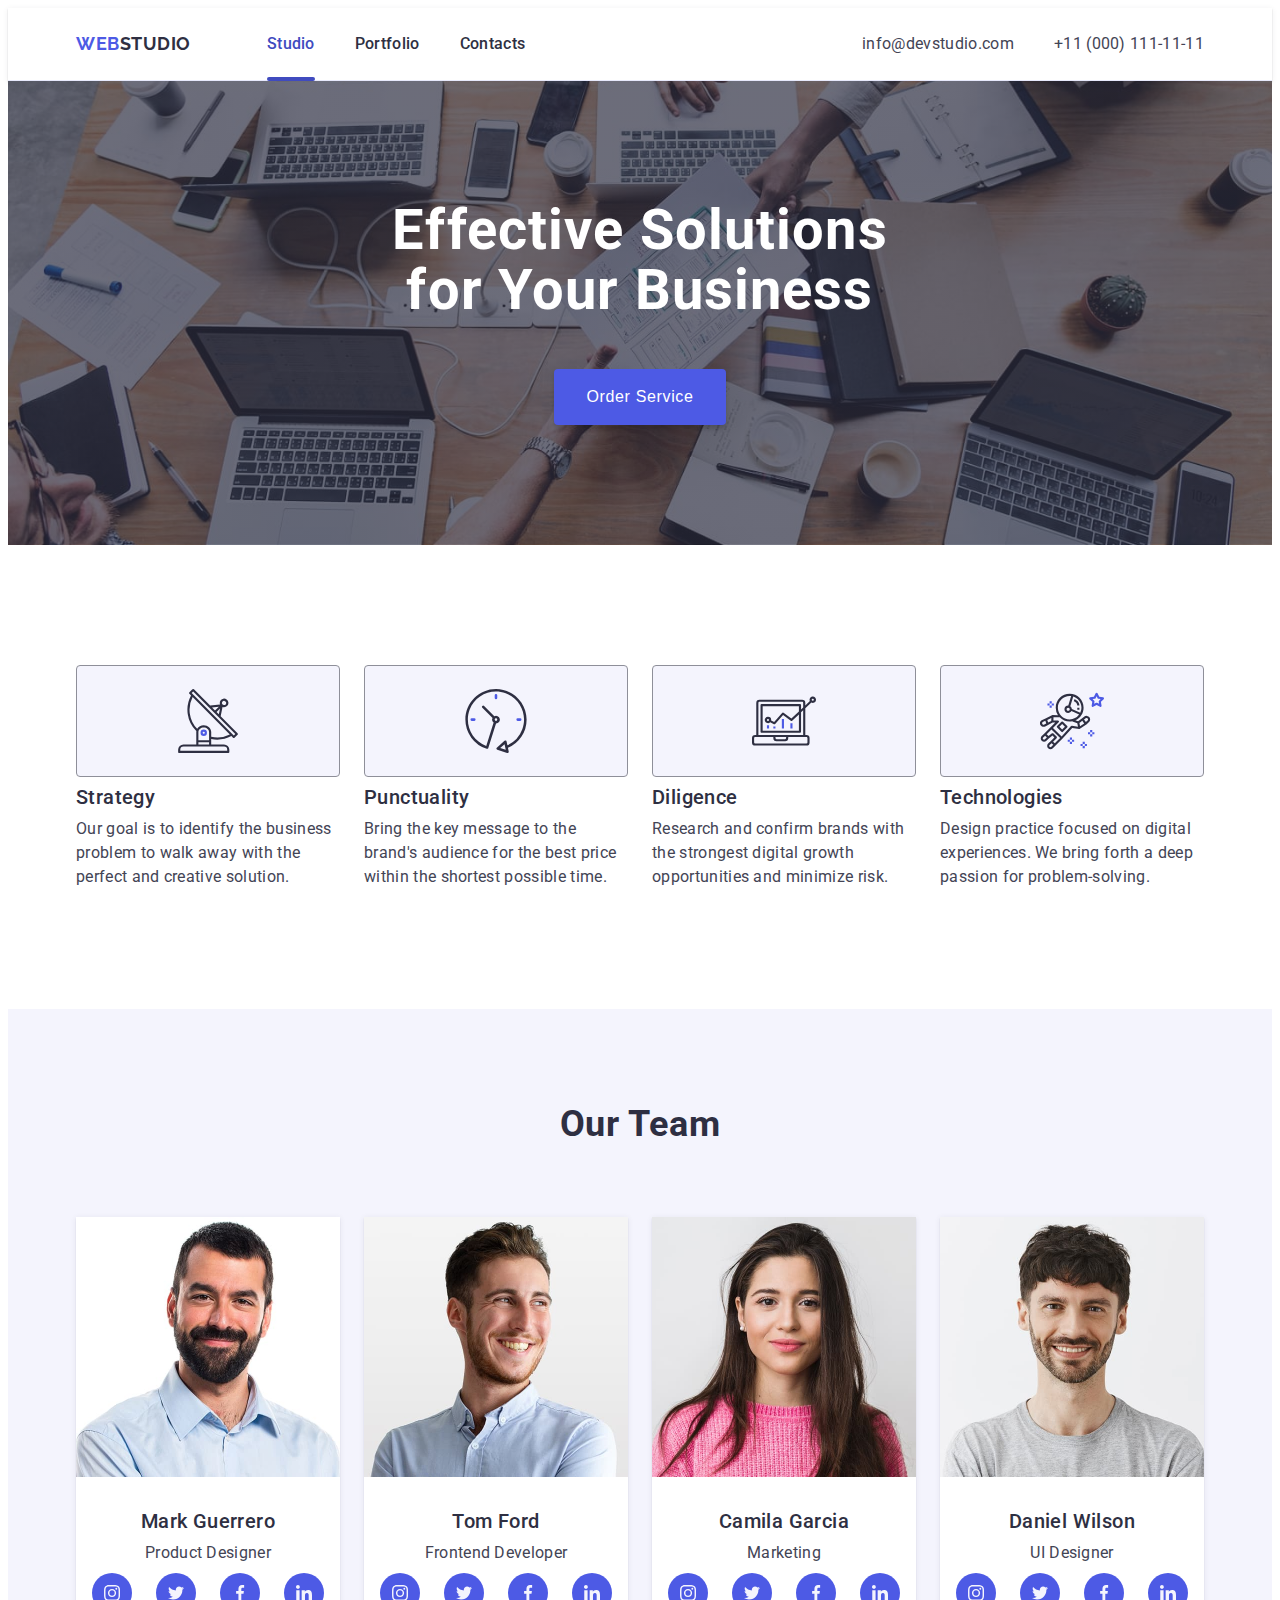
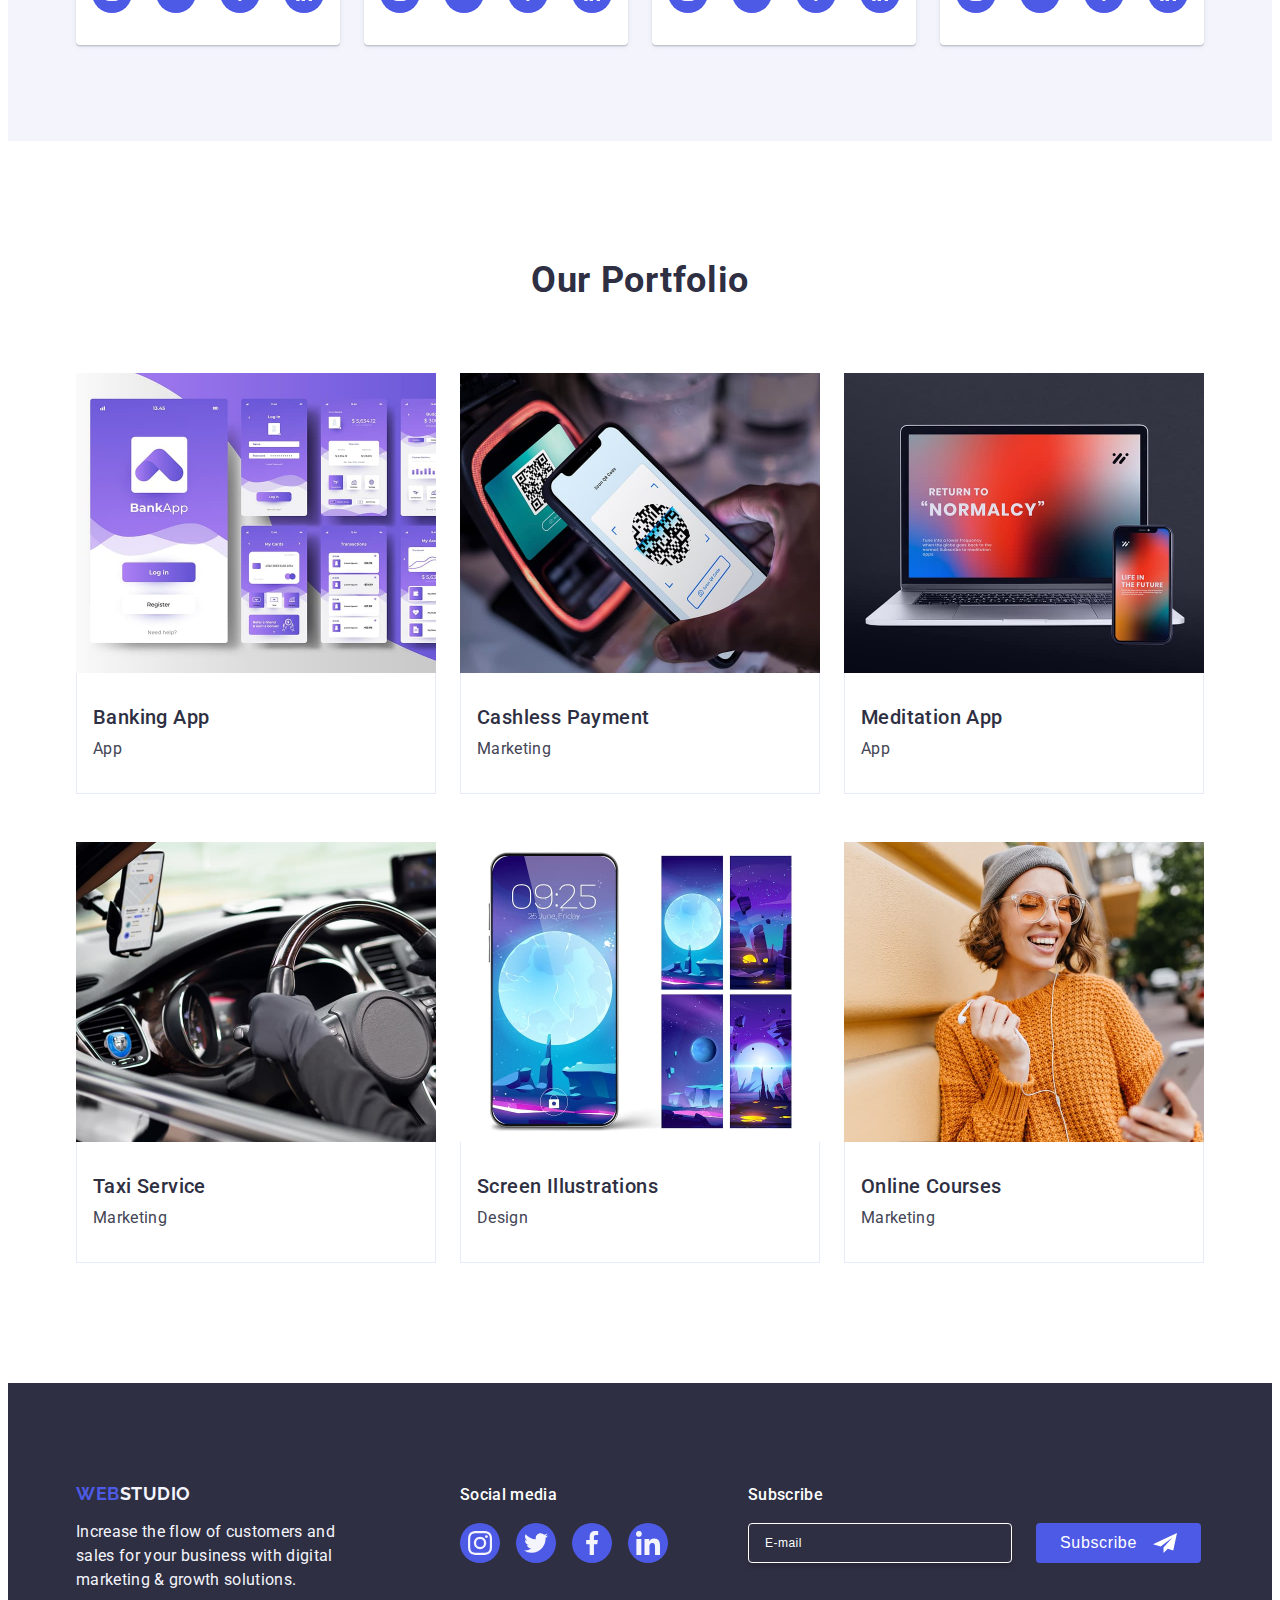
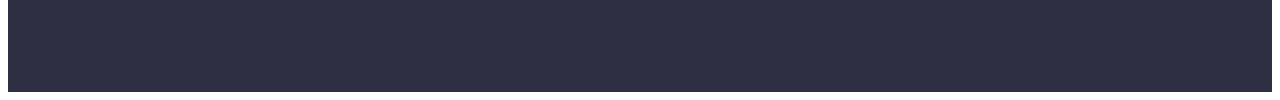
<file: index.html>
<!DOCTYPE html>
<html lang="en">

<head>
	<meta charset="UTF-8">
	<meta name="viewport" content="width=device-width, initial-scale=1.0">
	<title>WEBSTUDIO</title>
	<link rel="preconnect" href="https://fonts.googleapis.com">
	<link rel="preconnect" href="https://fonts.gstatic.com" crossorigin>
	<link href="https://fonts.googleapis.com/css2?family=Raleway:wght@700&family=Roboto:wght@400;500;700&display=swap"
		rel="stylesheet">
	<link rel="stylesheet" href="https://cdnjs.cloudflare.com/ajax/libs/modern-normalize/3.0.1/modern-normalize.min.css"
		integrity="sha512-q6WgHqiHlKyOqslT/lgBgodhd03Wp4BEqKeW6nNtlOY4quzyG3VoQKFrieaCeSnuVseNKRGpGeDU3qPmabCANg=="
		crossorigin="anonymous" referrerpolicy="no-referrer" />
	<link href="./css/style.css" rel="stylesheet" />
</head>

<body>
	<!--Header шапка сайту-->
	<header class="page-header">
		<div class="container header-container">
			<nav class="header-nav">
				<a class="logo header-logo" href="./index.html">Web<span class="logo-part">Studio</span></a>
				<ul class="nav-list">
					<li class="nav-item">
						<a class="nav-link current" href="./index.html">Studio</a>
					</li>
					<li class="nav-item"><a class="nav-link" href="">Portfolio</a></li>
					<li class="nav-item"><a class="nav-link" href="">Contacts</a></li>
				</ul>
			</nav>

			<address class="contacts">
				<ul class="contacts-list">
					<li class="contacts-item">
						<a class="contacts-link" href="mailto:info@devstudio.com">info@devstudio.com</a>
					</li>
					<li class="contacts-item">
						<a class="contacts-link" href="tel:+110001111111">+11 (000) 111-11-11</a>
					</li>
				</ul>
			</address>
			<button type="button" class="mob-menu-btn" data-menu-open>
				<svg class="mob-menu-btn-icon" width="24" height="24">
					<use href="./images/icons.svg#mob-menu-icon"></use>
				</svg>
			</button>
			<div class="mobile-menu" data-menu>
				<div class="container mobile-menu-container">
					<button class="mobile-menu-btn" type="button" data-menu-close>
						<svg class="menu-close-icon" width="8" height="8">
							<use href="./images/icons.svg#icon-close"></use>
						</svg>
					</button>
					<nav class="mobile-menu-navigation">
						<ul class="mobile-menu-list">
							<li>
								<a class="mobile-menu-item menu-item-current" href="">Studio</a>
							</li>
							<li>
								<a class="mobile-menu-item" href="">Portfolio</a>
							</li>
							<li>
								<a class="mobile-menu-item" href="">Contacts</a>
							</li>
						</ul>
					</nav>
					<address class="menu-address">
						<ul class="menu-address-list">
							<li>
								<a class="menu-address-link menu-address-link-current" href="tel:+110001111111">+11 (000) 111-11-11</a>
							</li>
							<li>
								<a class="menu-address-link" href="mailto:info@devstudio.com">info@devstudio.com</a>
							</li>
						</ul>
					</address>
					<ul class="social-link-menu">
						<li class="social-list-point social-list-point-footer">
							<a class="footer-social-link-point" href="">
								<svg class="social-link-item" width="24" height="24">
									<use href="./images/icons.svg#icon-instagram"></use>
								</svg>
							</a>
						</li>
						<li class="social-list-point social-list-point-footer">
							<a class="footer-social-link-point" href="">
								<svg class="social-link-item" width="24" height="24">
									<use href="./images/icons.svg#icon-twitter"></use>
								</svg>
							</a>
						</li>
						<li class="social-list-point social-list-point-footer">
							<a class="footer-social-link-point" href="">
								<svg class="social-link-item" width="24" height="24">
									<use href="./images/icons.svg#icon-facebook"></use>
								</svg>
							</a>
						</li>
						<li class="social-list-point social-list-point-footer">
							<a class="footer-social-link-point" href="">
								<svg class="social-link-item" width="24" height="24">
									<use href="./images/icons.svg#icon-linkedin"></use>
								</svg>
							</a>
						</li>
					</ul>
				</div>
			</div>

		</div>
	</header>

	<!--section 1 _Hero-->
	<main>

		<section class="hero section">
			<div class="container">
				<h1 class="hero-title">Effective Solutions for Your Business</h1>
				<button class="hero-btn" type="button" data-modal-open>Order Service</button>
			</div>
		</section>
		<!--section 2 _Skils-->
		<section class="skils section">
			<div class="container skils-container">
				<h2 class="visually-hidden">Skils</h2>
				<ul class="skils-list">
					<li class="skils-item">
						<div class="skils-icon-container">
							<svg class="skils-icon" width="64" height="64">
								<use href="./images/icons.svg#icon-antenna"></use>
							</svg>
						</div>
						<h3 class="skils-title">Strategy</h3>
						<p class="skils-text">Our goal is to identify the business
							problem to walk away with the perfect and creative solution.</p>
					</li>
					<li class="skils-item">
						<div class="skils-icon-container">
							<svg class="skils-icon" width="64" height="64">
								<use href="./images/icons.svg#icon-clock"></use>
							</svg>
						</div>
						<h3 class="skils-title">Punctuality</h3>
						<p class="skils-text">Bring the key message to the brand's audience for the best price within the shortest
							possible
							time.</p>
					</li>
					<li class="skils-item">
						<div class="skils-icon-container">
							<svg class="skils-icon" width="64" height="64">
								<use href="./images/icons.svg#icon-diagram"></use>
							</svg>
						</div>
						<h3 class="skils-title">Diligence</h3>
						<p class="skils-text">Research and confirm brands with the strongest digital growth opportunities and
							minimize
							risk.
						</p>
					</li>
					<li class="skils-item">
						<div class="skils-icon-container">
							<svg class="skils-icon" width="64" height="64">
								<use href="./images/icons.svg#icon-astronaut"></use>
							</svg>
						</div>
						<h3 class="skils-title">Technologies</h3>
						<p class="skils-text">Design practice focused on digital experiences. We bring forth a deep passion for
							problem-solving.</p>
					</li>
				</ul>
			</div>
		</section>

		<!--Section 3 _Our Team-->
		<section class="ourteam section-ourteam">
			<div class="container container-ourteam">
				<h2 class="ourteam-title">Our Team</h2>
				<ul class="ourteam-list">
					<li class="ourteam-card"><img class="ourteam-images" src="./images/markguerrero.jpg" width="264" height="260"
							alt="product designer">
						<div class="ourteam-item">
							<h3 class="ourteam-name ">Mark Guerrero</h3>
							<p class="text-ourteam">Product Designer</p>
							<ul class="social-link">
								<li class="social-list-point social-list-point-ourteam"><a class="social-link-point" href="">
										<svg class="social-link-item" width="16" height="16">
											<use href="./images/icons.svg#icon-instagram"></use>
										</svg>
									</a>
								</li>
								<li class="social-list-point social-list-point-ourteam"><a class="social-link-point" href="">
										<svg class="social-link-item" width="16" height="16">
											<use href="./images/icons.svg#icon-twitter"></use>
										</svg>
									</a>
								</li>
								<li class="social-list-point social-list-point-ourteam"><a class="social-link-point" href="">
										<svg class="social-link-item" width="16" height="16">
											<use href="./images/icons.svg#icon-facebook"></use>
										</svg>
									</a>
								</li>
								<li class="social-list-point social-list-point-ourteam"><a class="social-link-point" href="">
										<svg class="social-link-item" width="16" height="16">
											<use href="./images/icons.svg#icon-linkedin"></use>
										</svg>
									</a>
								</li>
							</ul>
						</div>
					</li>
					<li class="ourteam-card"><img class="ourteam-images" src="./images/tomford.jpg" width="264" height="260"
							alt="frontend designer">
						<div class="ourteam-item">
							<h3 class="ourteam-name">Tom Ford</h3>
							<p class="text-ourteam">Frontend Developer</p>
							<ul class="social-link">
								<li class="social-list-point social-list-point-ourteam"><a class="social-link-point" href="">
										<svg class="social-link-item" width="16" height="16">
											<use href="./images/icons.svg#icon-instagram"></use>
										</svg>
									</a>
								</li>
								<li class="social-list-point social-list-point-ourteam"><a class="social-link-point" href="">
										<svg class="social-link-item" width="16" height="16">
											<use href="./images/icons.svg#icon-twitter"></use>
										</svg>
									</a>
								</li>
								<li class="social-list-point social-list-point-ourteam"><a class="social-link-point" href="">
										<svg class="social-link-item" width="16" height="16">
											<use href="./images/icons.svg#icon-facebook"></use>
										</svg>
									</a>
								</li>
								<li class="social-list-point social-list-point-ourteam"><a class="social-link-point" href="">
										<svg class="social-link-item" width="16" height="16">
											<use href="./images/icons.svg#icon-linkedin"></use>
										</svg>
									</a>
								</li>
							</ul>
						</div>
					</li>
					<li class="ourteam-card"><img class="ourteam-images" src="./images/camilagarcia.jpg" width="264" height="260"
							alt="foto marketing">
						<div class="ourteam-item">
							<h3 class="ourteam-name">Camila Garcia</h3>
							<p class="text-ourteam">Marketing</p>
							<ul class="social-link">
								<li class="social-list-point social-list-point-ourteam"><a class="social-link-point" href="">
										<svg class="social-link-item" width="16" height="16">
											<use href="./images/icons.svg#icon-instagram"></use>
										</svg>
									</a>
								</li>
								<li class="social-list-point social-list-point-ourteam"><a class="social-link-point" href="">
										<svg class="social-link-item" width="16" height="16">
											<use href="./images/icons.svg#icon-twitter"></use>
										</svg>
									</a>
								</li>
								<li class="social-list-point social-list-point-ourteam"><a class="social-link-point" href="">
										<svg class="social-link-item" width="16" height="16">
											<use href="./images/icons.svg#icon-facebook"></use>
										</svg>
									</a>
								</li>
								<li class="social-list-point social-list-point-ourteam"><a class="social-link-point" href="">
										<svg class="social-link-item" width="16" height="16">
											<use href="./images/icons.svg#icon-linkedin"></use>
										</svg>
									</a>
								</li>
							</ul>
						</div>
					</li>
					<li class="ourteam-card"><img class="ourteam-images" src="./images/danielwilson.jpg" width="264" height="260"
							alt="ui designer">
						<div class="ourteam-item">
							<h3 class="ourteam-name">Daniel Wilson</h3>
							<p class="text-ourteam">UI Designer</p>
							<ul class="social-link">
								<li class="social-list-point  social-list-point-ourteam"><a class="social-link-point" href="">
										<svg class="social-link-item" width="16" height="16">
											<use href="./images/icons.svg#icon-instagram"></use>
										</svg>
									</a>
								</li>
								<li class="social-list-point social-list-point-ourteam"><a class="social-link-point" href="">
										<svg class="social-link-item" width="16" height="16">
											<use href="./images/icons.svg#icon-twitter"></use>
										</svg>
									</a>
								</li>
								<li class="social-list-point social-list-point-ourteam"><a class="social-link-point" href="">
										<svg class="social-link-item" width="16" height="16">
											<use href="./images/icons.svg#icon-facebook"></use>
										</svg>
									</a>
								</li>
								<li class="social-list-point social-list-point-ourteam"><a class="social-link-point" href="">
										<svg class="social-link-item" width="16" height="16">
											<use href="./images/icons.svg#icon-linkedin"></use>
										</svg>
									</a>
								</li>
							</ul>
						</div>
					</li>
				</ul>
			</div>
		</section>

		<!--section 4 _Our Portfolio-->
		<section class="portfolio section">
			<div class="container">
				<h2 class="portfolio-title">Our Portfolio</h2>
				<ul class="portfolio-list">
					<li class="portfolio-card">
						<div class="portfolio-container-image">
							<picture>
								<source media="(min-width:1158px)" srcset="
										./images/bankappdesk.jpg    1x,
										./images/bankappdesk.jpg 2x
									" />
								<source media="(min-width:768px)" srcset="
										./images/bankappdesk-tab.jpg    1x,
										./images/bankappdesk-tab-2x.jpg 2x
									" />
								<source media="(max-width:767px)" srcset="
										./images/bankapp-mob.jpg 1x,
										./images/bankapp-mob-2x.jpg 2x
									" />
								<img src="./images/bankapp-mob.jpg" alt="banking app" width="360" height="300" />
							</picture>
							<p class="portfolio-hidden-text">
								14 Stylish and User-Friendly App Design Concepts · Task Manager App · Calorie Tracker
								App ·
								Exotic Fruit Ecommerce App ·
								Cloud Storage App
							</p>
						</div>
						<div class="portfolio-card-content">
							<h3 class="portfolio-card-title">Banking App</h3>
							<p class="portfolio-card-description">App</p>
						</div>
					</li>
					<li class="portfolio-card">
						<div class="portfolio-container-image">
							<picture>
								<source media="(min-width:1158px)" srcset="
										./images/cashlesspayment.jpg    1x,
										./images/cashlesspayment-2x.jpg 2x
									" />
								<source media="(min-width:768px)" srcset="
										./images/cashlesspayment-tab.jpg    1x,
										./images/cashlesspayment-tab-2x.jpg 2x
									" />
								<source media="(max-width:767px)" srcset="
										./images/cashlesspayment-mob.jpg    1x,
										./images/cashlesspayment-mob-2x.jpg 2x
									" />
								<img src="./images/cashlesspayment-mob.jpg" alt="cashless payment" width="360" height="300" />
							</picture>
							<p class="portfolio-hidden-text">
								14 Stylish and User-Friendly App Design Concepts · Task Manager App · Calorie Tracker
								App ·
								Exotic Fruit Ecommerce App ·
								Cloud Storage App
							</p>
						</div>
						<div class="portfolio-card-content">
							<h3 class="portfolio-card-title">Cashless Payment</h3>
							<p class="portfolio-card-description">Marketing</p>
						</div>
					</li>
					<li class="portfolio-card">
						<div class="portfolio-container-image">
							<picture>
								<source media="(min-width:1158px)" srcset="
										./images/meditaionapp.jpg    1x,
										./images/meditaionapp-2x.jpg 2x
									" />
								<source media="(min-width:768px)" srcset="
										./images/meditaionapp-tab.jpg    1x,
										./images/meditaionapp-tab-2x.jpg 2x
									" />
								<source media="(max-width:767px)" srcset="
										./images/meditaionapp-mob.jpg    1x,
										./images/meditaionapp-mob-2x.jpg 2x
									" />
								<img src="./images/meditaionapp-mob.jpg" alt="meditaion app" width="360" height="300" />
							</picture>
							<p class="portfolio-hidden-text">
								14 Stylish and User-Friendly App Design Concepts · Task Manager App · Calorie Tracker
								App ·
								Exotic Fruit Ecommerce App ·
								Cloud Storage App
							</p>
						</div>
						<div class="portfolio-card-content">
							<h3 class="portfolio-card-title">Meditation App</h3>
							<p class="portfolio-card-description">App</p>
						</div>
					</li>
					<li class="portfolio-card">
						<div class="portfolio-container-image">
							<picture>
								<source media="(min-width:1158px)" srcset="
										./images/taxiservice.jpg    1x,
										./images/taxiservice-2x.jpg 2x
									" />
								<source media="(min-width:768px)" srcset="
										./images/taxiservice-tab.jpg    1x,
										./images/taxiservice-tab-2x.jpg 2x
									" />
								<source media="(max-width:767px)" srcset="
										./images/taxiservice-mob.jpg    1x,
										./images/taxiservice-mob-2x.jpg 2x
									" />
								<img src="./images/taxiservice-mob.jpg" alt="taxi service" width="360" height="300" />
							</picture>
							<p class="portfolio-hidden-text">
								14 Stylish and User-Friendly App Design Concepts · Task Manager App · Calorie Tracker
								App ·
								Exotic Fruit Ecommerce App ·
								Cloud Storage App
							</p>
						</div>
						<div class="portfolio-card-content">
							<h3 class="portfolio-card-title">Taxi Service</h3>
							<p class="portfolio-card-description">Marketing</p>
						</div>
					</li>
					<li class="portfolio-card">
						<div class="portfolio-container-image">
							<picture>
								<source media="(min-width:1158px)" srcset="
										./images/screenillustrations.jpg    1x,
										./images/screenillustrations-2x.jpg 2x
									" />
								<source media="(min-width:768px)" srcset="
										./images/screenillustrations-tab.jpg    1x,
										./images/screenillustrations-tab-2x.jpg 2x
									" />
								<source media="(max-width:767px)" srcset="
										./images/screenillustrations-mob.jpg    1x,
										./images/screenillustrations-mob-2x.jpg 2x
									" />
								<img src="./images/screenillustrations-mob.jpg" alt="screen illustrations" width="360" height="300" />
							</picture>
							<p class="portfolio-hidden-text">
								14 Stylish and User-Friendly App Design Concepts · Task Manager App · Calorie Tracker
								App ·
								Exotic Fruit Ecommerce App ·
								Cloud Storage App
							</p>
						</div>
						<div class="portfolio-card-content">
							<h3 class="portfolio-card-title">Screen Illustrations</h3>
							<p class="portfolio-card-description">Design</p>
						</div>
					</li>
					<li class="portfolio-card">
						<div class="portfolio-container-image">
							<picture>
								<source media="(min-width:1158px)" srcset="
										./images/onlinecourses.jpg    1x,
										./images/onlinecourses-2x.jpg 2x
									" />
								<source media="(min-width:768px)" srcset="
										./images/onlinecourses-tab.jpg    1x,
										./images/onlinecourses-2x.jpg 2x
									" />
								<source media="(max-width:767px)" srcset="
										./images/onlinecourses-mob.jpg    1x,
										./images/onlinecourses-mob-2x.jpg 2x
									" />
								<img src="./images/onlinecourses-mob.jpg" alt="online curs" width="360" height="300" />
							</picture>
							<p class="portfolio-hidden-text">
								14 Stylish and User-Friendly App Design Concepts · Task Manager App · Calorie Tracker
								App ·
								Exotic Fruit Ecommerce App ·
								Cloud Storage App
							</p>
						</div>
						<div class="portfolio-card-content">
							<h3 class="portfolio-card-title">Online Courses</h3>
							<p class="portfolio-card-description">Marketing</p>
						</div>
					</li>
				</ul>
			</div>
		</section>

	</main>

	<!--section 5 _Footer-->

	<footer class="footer">
		<div class="container footer-container">
			<div class="footer-container-part-one">
				<a class="footer-logo" href="./index.html">Web<span class="footer-accent">Studio</span></a>
				<p class="footer-part-text">Increase the flow of customers and sales for your business with digital marketing &
					growth
					solutions.</p>
				<h2 class="visually-hidden">footer</h2>
			</div>
			<div class="footer-container-part-two">
				<p class="social-media">Social media</p>
				<ul class="social-link-footer">
					<li class="social-list-point social-list-point-footer"><a class="footer-social-link-point" href="">
							<svg class="social-link-item" width="24" height="24">
								<use href="./images/icons.svg#icon-instagram"></use>
							</svg>
						</a>
					</li>
					<li class="social-list-point social-list-point-footer"><a class="footer-social-link-point" href="">
							<svg class="social-link-item" width="24" height="24">
								<use href="./images/icons.svg#icon-twitter"></use>
							</svg>
						</a>
					</li>
					<li class="social-list-point social-list-point-footer"><a class="footer-social-link-point" href="">
							<svg class="social-link-item" width="24" height="24">
								<use href="./images/icons.svg#icon-facebook"></use>
							</svg>
						</a>
					</li>
					<li class="social-list-point social-list-point-footer"><a class="footer-social-link-point" href="">
							<svg class="social-link-item" width="24" height="24">
								<use href="./images/icons.svg#icon-linkedin"></use>
							</svg>
						</a>
					</li>
				</ul>
			</div>
			<div class="subscribe-container">
				<p class="subscribe-text">
					Subscribe
				</p>
				<form class="footer-form">
					<div class="footer-label-container">
					<label aria-label="footer-email" class="subscribe-lable">
						<input type="email" class="subscribe-input" name="user-subscribe" id="user-subscribe" placeholder="E-mail">
					</label>
				</div>
					<button class="subscribe-btm" type="submit">Subscribe
						<svg class="subscribe-icon" width="24" height="24">
							<use href="./images/icons.svg#icon-frame"></use>
						</svg>
					</button>
				</form>
			</div>

		</div>
	</footer>
	<div class="modal-backdrop data-modal" data-modal>
		<div class="modal">
			<button type="button" class="modal-close-btm" data-modal-close>
				<svg class="modal-close-icon" width="8" height="8">
					<use href="./images/icons.svg#icon-close">
					</use>
				</svg>
			</button>
			<p class="modal-text">
				Leave your contacts and we will call you back
			</p>
			<form class="modal-form">
				<div class="modal-form-container">
					<label for="user-name" class="user-label">
						Name
					</label>
					<div class="modal-icon-container">
						<input type="text" class="modal-input" name="user-name" required id="user-name">
						<svg class="input-icon" width="18" height="24">
							<use href="./images/icons.svg#icon-person-black">
							</use>
						</svg>
					</div>
				</div>

				<div class="modal-form-container">
					<label for="user-phone" class="user-label">
						Phone
					</label>
					<div class="modal-icon-container">
						<input type="tel" class="modal-input" name="user-phone" required id="user-phone">
						<svg class="input-icon" width="18" height="24">
							<use href="./images/icons.svg#icon-phone-black">
							</use>
						</svg>
					</div>
				</div>

				<div class="modal-form-container">
					<label for="user-email" class="user-label">
						Email
					</label>
					<div class="modal-icon-container">
						<input type="email" class="modal-input" name="user-email" required id="user-email">
						<svg class="input-icon" width="18" height="24">
							<use href="./images/icons.svg#icon-email-black">
							</use>
						</svg>
					</div>
				</div>

				<div class="textarea-container">
					<label for="user-comment" class="user-label">
						Comment
					</label>
					<textarea class="modal-textarea" name="user-comment" placeholder="Text input" id="user-comment"></textarea>
				</div>

				<div class="check-container">
					<input type="checkbox" name="user-privacy" class="privacy-policy-input visually-hidden" value="true"
						id="user-privacy">
					<label for="user-privacy" class="privacy-policy-label">
						<span class="span-icon">
							<svg class="chek-icon" width="10" height="8">
								<use href="./images/icons.svg#icon-chek">
								</use>
							</svg>
						</span>
						<span class="modal-check-description">I accept the terms and conditions of the
						<a href="#" class="privacy-policy">Privacy Policy</a></span>
					</label>
				</div>

				<button type="submit" class="modal-submit-btm">Send</button>
			</form>
		</div>
	</div>
	<script src="./js/modal.js"></script>
	<script src="./js/menu.js"></script>
</body>

</html>
</file>
<file: css/style.css>
*,
*::before,
*::after {
	box-sizing: border-box;
}

.hidden {
	display: none;
}

body {
	font-family: 'Roboto', sans-serif;
	background-color: #FFFFFF;
	color: #434455
}

ul,
ol {
	list-style-type: none;
	margin: 0;
	padding: 0;
}

h1,
h2,
h3,
h4,
h5,
h6,
p {
	margin: 0;
}

a {
	text-decoration: none;
}

img {
	display: block;
	max-width: 100%;
	height: auto;
}

button {
	cursor: pointer;
}

.visually-hidden {
	position: absolute;
	width: 1px;
	height: 1px;
	margin: -1px;
	border: 0;
	padding: 0;
	white-space: nowrap;
	clip-path: inset(100%);
	clip: rect(0 0 0 0);
	overflow: hidden;
}

/* -----------------common-------------------- */
/* ---Total-mob-conteiner */
.container {
	max-width: 320px;
	padding: 0 16px;
	margin: 0 auto;
}

/* ---Total-mob-conteiner */
/* -----planshet-@media----- */
@media screen and (min-width: 768px) {
	.container {
		max-width: 768px;
	}
}

/* -----mob-@media----- */
/* -----desktop-@media-1---- */
@media screen and (min-width: 1158px) {
	.container {
		max-width: 1158px;
		padding: 0 15px;
		margin: 0 auto;
	}
}

/* -----desktop-@media-1---- */
/* ------------------common-------------------- */
/*------------Header шапка сайту-----------*/
.page-header {
	border-bottom: 1px solid #e7e9fc;
	box-shadow: 0 1px 6px 0 rgba(46, 47, 66, 0.08), 0 1px 1px 0 rgba(46, 47, 66, 0.16), 0 2px 1px 0 rgba(46, 47, 66, 0.08);
}

.header-container {
	display: flex;
	align-items: center;
	justify-content: space-between;
}

.nav-list,
.contacts {
	display: none;
}

.logo {
	font-family: 'Raleway', sans-serif;
	font-weight: 700;
	font-size: 18px;
	line-height: 1.17;
	letter-spacing: 0.03em;
	text-transform: uppercase;
	color: #4d5ae5;
}

.header-logo {
	display: block;
	padding: 16px;
}

.header-logo .logo-part {
	color: #2e2f42;
}

.mob-menu-btn {
	padding: 0;
	border: none;
	background-color: transparent;
}

.mob-menu-btn-icon {
	display: block;
	fill: #2f2f37;
}

/* -----planshet----------------- */
@media screen and (min-width: 768px) {
	.mob-menu-btn {
		display: none;
	}

	.header-nav {
		display: flex;
		align-items: center;
	}

	.nav-list {
		display: flex;
		align-items: center;
		gap: 40px;
	}

	.header-logo {
		padding: 24px 0;
		margin-right: 120px;
	}

	.nav-link {
		display: inline-block;
		font-family: "Roboto", sans-serif;
		padding: 24px 0;
		font-weight: 500;
		font-size: 16px;
		line-height: 1.5;
		letter-spacing: 0.02em;
		color: #2e2f42;
		transition: color 250ms cubic-bezier(0.4, 0, 0.2, 1);
	}

	.nav-link.current {
		position: relative;
	}

	.nav-link.current::after {
		content: '';
		position: absolute;
		left: 0;
		bottom: -1px;
		width: 100%;
		height: 4px;
		background-color: #404bbf;
		border-radius: 2px;
	}

	.contacts {
		font-style: normal;
		display: block;
	}

	.contacts-list {
		display: flex;
		flex-direction: column;
		gap: 12px;
	}

	.contacts-link {
		display: block;
		font-family: "Roboto", sans-serif;
		display: block;
		font-size: 12px;
		line-height: 1.17;
		letter-spacing: 0.04em;
		gap: 12px;
		color: #434455;
		transition: color 250ms cubic-bezier(0.4, 0, 0.2, 1);
	}

	.nav-link.current,
	.nav-link:hover,
	.nav-link:focus,
	.contacts-link:hover,
	.contacts-link:focus {
		color: #404bbf;
	}
}

/* -----planshet--2----------------- */
/* -----desktop--2-------------------- */
@media screen and (min-width: 1158px) {
	.header-logo {
		margin-right: 76px;
	}

	.contacts-list {
		flex-direction: row;
		align-items: center;
		gap: 40px;
	}

	.contacts-link {
		font-family: "Roboto", sans-serif;
		display: block;
		padding: 24px 0;
		font-size: 16px;
		line-height: 1.5;
		letter-spacing: 0.02em;
		color: #434455;
		transition: color 250ms cubic-bezier(0.4, 0, 0.2, 1);
	}
}

/* -----desktop-2---------------------- */

/* -----mobile-menu---------- */
.mobile-menu {
	position: fixed;
	top: 0;
	left: 0;
	width: 100%;
	height: 100%;
	background-color: #FFFFFF;

	opacity: 0;
	visibility: hidden;
	pointer-events: none;

	transition: opacity 250ms cubic-bezier(0.4, 0, 0.2, 1), visibility 250ms cubic-bezier(0.4, 0, 0.2, 1);
}

.mobile-menu.is-open {
	opacity: 1;
	visibility: visible;
	pointer-events: auto;
}

.mobile-menu-container {
	position: relative;
	padding-top: 72px;
	padding-bottom: 40px;

	display: flex;
	flex-direction: column;
	height: 100%;

}

.mobile-menu-navigation {
	margin-bottom: auto;
}

.mobile-menu-btn {
	position: absolute;
	top: 24px;
	right: 24px;
	border-radius: 100%;
	border: none;
	/* transform: translateX(100%); */
}

.mobile-menu-list {
	display: flex;
	flex-direction: column;
	gap: 40px;

}

.mobile-menu-item {
	font-weight: 700;
	font-size: 36px;
	line-height: 1.11111;
	letter-spacing: 0.02em;
	color: #2e2f42;
	transition: color 250ms cubic-bezier(0.4, 0, 0.2, 1);
}

.menu-item-current {
	color: #404bbf;
}

.menu-address-list {
	display: flex;
	flex-direction: column;
	gap: 24px;
}

.menu-address {
	margin-bottom: 48px;
}

.menu-address-link {
	font-weight: 500;
	font-size: 20px;
	line-height: 1.2;
	letter-spacing: 0.02em;
	font-style: normal;
	color: #434455;
	transition: color 250ms cubic-bezier(0.4, 0, 0.2, 1);
}

.menu-address-link-current {
	color: #4d5ae5;
}

.social-link-menu {
	display: flex;
	justify-content: space-between;
}

.social-list-point {
	width: 40px;
	height: 40px;
}

.social-link-point {
	display: flex;
	align-items: center;
	justify-content: center;
	border-radius: 50%;
	background-color: #4d5ae5;
	width: 100%;
	height: 100%;
	transition: background-color 250ms cubic-bezier(0.4, 0, 0.2, 1);
}

.social-link-point:hover,
.social-link-point:focus {
	background-color: #404bbf;
}

.footer-social-link-point {
	display: flex;
	align-items: center;
	justify-content: center;
	border-radius: 50%;
	background-color: #4d5ae5;
	width: 100%;
	height: 100%;
	transition: background-color 250ms cubic-bezier(0.4, 0, 0.2, 1);
}

@media screen and (min-width: 768px) {
	.mobile-menu {
		display: none;
	}
}

/*------------Header шапка сайту-----------*/
/* -----------mobile-section 1 _Hero---------- */
.hero {
	background-color: #2e2f42;
	align-items: center;
	padding: 72px 0;
	max-width: 320px;
	background-image: linear-gradient(rgba(46, 47, 66, 0.7),
			rgba(46, 47, 66, 0.7)),
		url(../images/hero-mob.jpg);
	background-position: center;
	background-size: cover;
	background-repeat: no-repeat;
	margin: 0 auto;
	padding-top: 72px;
	padding-bottom: 72px;
}

.section {
	margin-bottom: 96px;
}

@media screen and (min-resolution: 2x) {
	.hero {
		background-image: linear-gradient(rgba(46, 47, 66, 0.7),
				rgba(46, 47, 66, 0.7)),
			url(../images/hero-mob-2x.jpg);
	}
}

.hero-title {
	font-family: "Roboto", sans-serif;
	font-weight: 700;
	font-size: 36px;
	line-height: 1.11;
	letter-spacing: 0.02em;
	color: #ffffff;
	text-align: center;
	max-width: 216px;
	margin: 0 auto;
	margin-bottom: 72px;
}

.hero-btn {
	display: block;
	margin: auto;
	min-width: 169px;
	height: 56px;
	font-weight: 500;
	font-size: 16px;
	line-height: 1.5;
	letter-spacing: 0.04em;
	color: #FFFFFF;
	background-color: #4D5AE5;
	cursor: pointer;
	border-radius: 4px;
	padding: 16px 32px;
	box-shadow: 0 4px 4px 0 rgba(0, 0, 0, 0.15);
	border: none;
	transition: background-color 250ms cubic-bezier(0.4, 0, 0.2, 1);
}

.hero-btn:hover,
.hero-btn:focus {
	background-color: #404BBF;
}

/* -----------mobile-section 1 _Hero---------- */
/* -----------planshet-section 1 _Hero---------- */
@media screen and (min-width: 768px) {
	.hero {
		padding: 112px 0;
		min-width: 768px;
		background-image: linear-gradient(rgba(46, 47, 66, 0.7),
				rgba(46, 47, 66, 0.7)),
			url(../images/hero-tab.jpg);
	}

	@media screen and (min-resolution: 2x) {
		.hero {
			background-image: linear-gradient(rgba(46, 47, 66, 0.7),
					rgba(46, 47, 66, 0.7)),
				url(../images/hero-tab-2x.jpg);
		}
	}

	.hero-title {
		font-size: 56px;
		line-height: 1.07;
		max-width: 496px;
		margin-bottom: 36px;
	}
}


/* -----------planshet-section 1 _Hero---------- */
/* -----------descktop-section 1 _Hero---------- */
@media screen and (min-width: 1158px) {
	.hero {
		padding: 188px 0;
		max-width: 1440px;
		background-image: linear-gradient(rgba(46, 47, 66, 0.7),
				rgba(46, 47, 66, 0.7)),
			url(../images/hero.jpg);
		margin-bottom: 0;
	}

	@media screen and (min-resolution: 2x) {
		.hero {
			background-image: linear-gradient(rgba(46, 47, 66, 0.7),
					rgba(46, 47, 66, 0.7)),
				url(../images/hero-2x.jpg);
		}
	}

	.hero-title {
		font-size: 56px;
		line-height: 1.07;
		max-width: 496px;
		margin-bottom: 48px;
	}
}

/* -----------descktop-section 1 _Hero---------- */
/*---------mob-section 2 _Skils-----------------*/
.skils {
	background-color: #ffffff;
	margin-bottom: 96px;
}

.skils-icon-container {
	display: none;
}

.skils-list {
	display: flex;
	flex-direction: column;
	gap: 72px;
	width: 100%;
}

.skils-title {
	font-weight: 700;
	font-size: 36px;
	line-height: 1.1;
	letter-spacing: 0.02em;
	text-align: center;
	color: #2E2F42;
	padding-bottom: 8px;

}

.skils-text {
	font-weight: 500;
	font-size: 16px;

	line-height: 1.5;
	letter-spacing: 0.02em;
	color: #434455;
}

/*---------mob-section 2 _Skils-----------------*/
/*------planshet-section 2 _Skils-------------*/
@media screen and (min-width: 768px) {
	.skils-list {
		display: flex;
		flex-wrap: wrap;
		flex-direction: row;
		gap: 72px 24px;
		width: 100%;
	}

	.skils-title {
		text-align: start;
	}

	.skils-item {
		width: calc((100% - 24px) / 2);
	}
}

/*------desktop-section 2 _Skils-------------*/
@media screen and (min-width: 1158px) {
	.section {
		margin-bottom: 0;
		padding: 120px 0;
	}

	.skils-icon-container {
		display: flex;
		align-items: center;
		justify-content: center;
		border: 1px solid #8e8f99;
		border-radius: 4px;
		width: 264px;
		height: 112px;
		background: #f4f4fd;
		margin-bottom: 8px;
	}

	.skils-list {
		display: flex;
		flex-direction: row;
		gap: 24px;
		width: 100%;
		flex-wrap: wrap;
	}

	.skils-item {
		width: calc((100% - 72px) / 4);
	}

	.skils-title {
		font-weight: 500;
		font-size: 20px;
		line-height: 1.2;
		letter-spacing: 0.02em;
	}

	.skils-text {
		font-weight: 400;
	}
}

/*------desktop-section 2 _Skils-------------*/
/*------mob-Section 3 _Our Team-------------*/
.ourteam {
	background-color: #F4F4FD;
}

.section-ourteam {
	padding: 96px 0px;
}

.ourteam-title {
	font-weight: 700;
	font-size: 36px;
	line-height: 1.11;
	letter-spacing: 0.02em;
	text-align: center;
	color: #2E2F42;
	text-transform: capitalize;
	margin-bottom: 72px;
}

.ourteam-card {
	background-color: #ffffff;
	border-radius: 0 0 4px 4px;
	box-shadow: 0 2px 1px 0 rgba(46, 47, 66, 0.08),
		0 1px 1px 0 rgba(46, 47, 66, 0.16), 0 1px 6px 0 rgba(46, 47, 66, 0.08);
}

.ourteam-list {
	display: flex;
	flex-direction: column;
	gap: 72px;
	width: 264px;
	margin: auto;
}

.ourteam-title {
	font-weight: 700;
	font-size: 36px;
	line-height: 1.11;
	letter-spacing: 0.02em;
	text-align: center;
	text-transform: capitalize;
	color: #2e2f42;
	margin-bottom: 72px;
}

.ourteam-name {
	font-weight: 500;
	font-size: 20px;
	line-height: 1.2;
	letter-spacing: 0.02em;
	text-align: center;
	color: #2e2f42;
	margin-bottom: 8px;
}

.text-ourteam {
	font-weight: 400;
	font-size: 16px;
	line-height: 1.5;
	letter-spacing: 0.02em;
	text-align: center;
	color: #434455;
	margin-bottom: 8px;
}

.social-link {
	display: flex;
	align-items: center;
	justify-content: center;
	gap: 24px;
}

.social-list-point {
	width: 40px;
	height: 40px;
}

.social-link-point {
	display: flex;
	align-items: center;
	justify-content: center;
	border-radius: 50%;
	background-color: #4d5ae5;
	width: 100%;
	height: 100%;
	transition: background-color 250ms cubic-bezier(0.4, 0, 0.2, 1);
}

.social-link-item {
	fill: #f4f4fd;
}

.ourteam-item {
	padding: 32px 0px;
}

.social-link-point:hover,
.social-link-point:focus {
	background-color: #404bbf;
}

/*------mob-Section 3 _Our Team-------------*/
/*---planshet-Section 3 _Our Team--------*/
@media screen and (min-width: 768px) {
	.container-ourteam {
		max-width: 584px;
	}

	.ourteam-list {
		display: flex;
		flex-direction: row;
		flex-wrap: wrap;
		gap: 64px 24px;
		width: 100%;
	}

	.ourteam-card {
		width: calc((100% - 24px) / 2);
	}
}

/*---planshet-Section 3 _Our Team--------*/
/*---decktop-Section 3 _Our Team--------*/
@media screen and (min-width: 1158px) {
	.container-ourteam {
		max-width: 1158px;
	}

	.ourteam-list {
		display: flex;
		flex-direction: row;
		flex-wrap: nowrap;
		gap: 24px;
	}

	.ourteam-card {
		width: calc((100% - 72px) / 4);
	}
}

/*---desktop-Section 3 _Our Team--------*/
/*----section 4 _Our Portfolio-----*/
.portfolio-hidden-text {
	display: none;
}

.portfolio {
	padding: 96px 0;
}

.portfolio-card {
	width: 288px;
}

.portfolio-title {
	font-weight: 700;
	font-size: 36px;
	line-height: 1.11;
	letter-spacing: 0.02em;
	text-transform: capitalize;
	text-align: center;
	color: #2e2f42;
	margin-bottom: 72px;
}

.portfolio-card-title {
	font-weight: 500;
	font-size: 20px;
	line-height: 1.2;
	letter-spacing: 0.02em;
	color: #2e2f42;
	margin-bottom: 8px;
}

.portfolio-card-description {
	font-weight: 400;
	font-size: 16px;
	line-height: 1.5;
	letter-spacing: 0.02em;
	color: #434455;
}

.portfolio-list {
	display: flex;
	flex-direction: column;
	gap: 48px;
}

.portfolio-card-content {
	padding: 32px 16px;
	border-bottom: 1px solid #e7e9fc;
	border-left: 1px solid #e7e9fc;
	border-right: 1px solid #e7e9fc;
}

/*---planshet-section 4 _Our Portfolio-----*/
@media screen and (min-width: 768px) {
	.portfolio-list {
		display: flex;
		flex-direction: row;
		flex-wrap: wrap;
		gap: 48px 24px;
	}

	.portfolio-card {
		width: calc((100% - 24px) / 2);
	}
}

/*---planshet-section 4 _Our Portfolio-----*/
/*---desktop-section 4 _Our Portfolio-----*/
@media screen and (min-width: 1158px) {
	.portfolio-hidden-text {
		display: block;
	}

	.portfolio {
		padding: 120px 0;
	}

	.portfolio-list {
		display: flex;
		flex-wrap: wrap;
		gap: 48px 24px;
	}

	.portfolio-card {
		width: calc((100% - 48px) / 3);
		transition: box-shadow 250ms cubic-bezier(0.4, 0, 0.2, 1);
	}

	.portfolio-card:hover .portfolio-hidden-text {
		transform: translateY(0);
	}

	.portfolio-card:hover {
		box-shadow: 0 2px 1px 0 rgba(46, 47, 66, 0.08),
			0 1px 1px 0 rgba(46, 47, 66, 0.16), 0 1px 6px 0 rgba(46, 47, 66, 0.08);
	}

	.portfolio-container-image {
		position: relative;
		overflow: hidden;
	}

	.portfolio-hidden-text {
		position: absolute;
		top: 0;
		background-color: #4d5ae5;
		font-weight: 400;
		font-size: 16px;
		line-height: 1.5;
		letter-spacing: 0.02em;
		color: #f4f4fd;
		padding: 40px 32px;
		height: 100%;
		transform: translateY(100%);
		transition: transform 250ms cubic-bezier(0.4, 0, 0.2, 1);
	}
}

/*--------section 4 _Our Portfolio----------*/
/*------------section 5 _Footer------------------*/
.footer {
	background-color: #2e2f42;
	padding-top: 96px;
	padding-bottom: 96px;
	text-align: center;
}

.footer-container-part-one {
	margin-bottom: 72px;
}

.footer-container-part-two {
	margin-bottom: 72px;
}

.footer-logo {
	font-family: "Raleway", sans-serif;
	font-weight: 700;
	font-size: 18px;
	line-height: 1.17;
	letter-spacing: 0.03em;
	text-transform: uppercase;
	color: #4d5ae5;
	display: inline-block;
	margin-bottom: 16px;
}

.footer-accent {
	color: #f4f4fd;
}

.footer-part-text {
	max-width: 264px;
	font-weight: 400;
	font-size: 16px;
	line-height: 1.5;
	letter-spacing: 0.02em;
	color: #f4f4fd;
	text-align: start;
}

.footer-social-link-point,
.menu-social-list-point {
	width: 24px;
	height: 24px;
}

.social-media {
	font-weight: 500;
	font-size: 16px;
	line-height: 1.5;
	letter-spacing: 0.02em;
	color: #fff;
	margin-bottom: 16px;
}

.social-link-footer {
	display: flex;
	gap: 16px;
	align-items: center;
	justify-content: center;
}

.footer-social-link-point {
	display: flex;
	align-items: center;
	justify-content: center;
	border-radius: 50%;
	background-color: #4d5ae5;
	width: 100%;
	height: 100%;
	transition: background-color 250ms cubic-bezier(0.4, 0, 0.2, 1);
}

.footer-social-link-point:hover,
.footer-social-link-point:focus {
	background-color: #31d0aa;
}

.subscribe-text {
	font-weight: 500;
	font-size: 16px;
	line-height: 1.5;
	letter-spacing: 0.02em;
	color: #fff;
	margin-bottom: 16px;
}

.subscribe-btm {
	border-radius: 4px;
	padding: 8px 24px;
	min-width: 165px;
	height: 40px;
	border: none;
	background-color: #4d5ae5;
	font-weight: 500;
	font-size: 16px;
	line-height: 1.5;
	letter-spacing: 0.04em;
	text-align: center;
	color: #fff;
	margin-left: auto;
	margin-right: auto;
	cursor: pointer;
	display: flex;
	align-items: center;
	justify-content: center;
	transition: background-color 250ms cubic-bezier(0.4, 0, 0.2, 1);
}

.subscribe-btm:hover,
.subscribe-btm:focus {
	background-color: #404bbf;
}

.subscribe-icon {
	margin-left: 16px;
}

.footer-label-container {
	margin-bottom: 16px;
}

.subscribe-input {
	border: 1px solid #fff;
	border-radius: 4px;
	font-size: 12px;
	line-height: 2;
	letter-spacing: 0.04em;
	width: 288px;
	height: 40px;
	box-shadow: 0 4px 4px 0 rgba(0, 0, 0, 0.15);
	background-color: transparent;
	border-image: initial;
	padding-left: 16px;
	color: #ffffff;
}

.subscribe-input::placeholder {
	font-weight: 400;
	font-size: 12px;
	line-height: 2;
	letter-spacing: 0.04em;
	color: #fff;
}

/*-------planshet-----section 5 _Footer------------------*/
@media screen and (min-width: 768px) {
	.footer-container {
		padding-left: 108px;
		padding-right: 108px;
		display: flex;
		flex-wrap: wrap;
		gap: 72px 24px;
	}

	.footer {
		text-align: left;
	}

	.footer-container-part-one,
	.footer-container-part-two,
	.footer-label-container,
	.subscribe-input,
	.social-link-footer {
		margin-bottom: 0;
	}

	.social-media,
	.subscribe-text {
		text-align: left;
	}

	.form-container {
		display: flex;
	}

	.footer-form {
		display: flex;
		gap: 24px;
	}

	.subscribe-input {
		width: 264px;
	}
}

/*-------desktop--section 5 _Footer------------------*/
@media screen and (min-width: 1158px) {
	.footer {
		padding-top: 100px;
		padding-bottom: 100px;
	}

	.footer-container {
		display: flex;
		flex-wrap: nowrap;
		align-items: baseline;
		gap: 0;
		padding-left: 15px;
		padding-right: 15px;
	}

	.footer-container-part-one {
		margin-right: 120px;
	}

	.footer-container-part-two {
		margin-right: 80px;
	}

	.footer-form {
		display: flex;
		gap: 24px;
	}
}

/*------------section 5 _Footer------------------*/
/*--------------------------modal--------------------------*/
.modal-backdrop {
	width: 100%;
	height: 100%;
	position: fixed;
	top: 0;
	opacity: 0;
	visibility: hidden;
	pointer-events: none;
	background: rgba(46, 47, 66, 0.4);
	transition: opacity 250ms cubic-bezier(0.4, 0, 0.2, 1),
		visibility 250ms cubic-bezier(0.4, 0, 0.2, 1);
}

.modal {
	width: 288px;
	min-height: 623px;
	box-shadow: 0 1px 1px 0 rgba(0, 0, 0, 0.14), 0 1px 3px 0 rgba(0, 0, 0, 0.12),
		0 2px 1px 0 rgba(0, 0, 0, 0.2);
	background: #fcfcfc;
	border-radius: 4px;
	position: absolute;
	top: 50%;
	left: 50%;
	transform: translate(-50%, -50%);
	padding: 72px 12px 24px 20px;
	transition: transform 250ms cubic-bezier(0.4, 0, 0.2, 1);
}

.modal-close-btm,
.menu-btm {
	border-radius: 50%;
	position: absolute;
	right: 24px;
	top: 24px;
	background-color: #e7e9fc;
	display: flex;
	align-items: center;
	justify-content: center;
	width: 24px;
	height: 24px;
	border: 1px solid rgba(0, 0, 0, 0.1);
	padding: 0;
	cursor: pointer;
	transition: background-color 250ms cubic-bezier(0.4, 0, 0.2, 1),
		border 250ms cubic-bezier(0.4, 0, 0.2, 1);
}

.modal-close-icon,
.menu-close-icon {
	transition: fill 250ms cubic-bezier(0.4, 0, 0.2, 1);
	fill: #2e2f42;
}

.modal-close-btm:focus,
.modal-close-btm:hover,
.menu-btm:focus,
.menu-btm:hover {
	background-color: #404bbf;
	border: none;
}

.modal-close-btm:focus .modal-close-icon,
.modal-close-btm:hover .modal-close-icon,
.menu-btm:focus .menu-close-icon,
.menu-btm:hover .menu-close-icon {
	fill: #ffffff;
}

.modal-text {
	font-weight: 500;
	font-size: 16px;
	line-height: 1.5;
	letter-spacing: 0.02em;
	text-align: center;
	color: #2e2f42;
	margin-bottom: 16px;
}

.modal-form-container {
	margin-bottom: 8px;
}

.modal-input {
	border: 1px solid rgba(46, 47, 66, 0.4);
	border-radius: 4px;
	width: 256px;
	height: 40px;
	padding-left: 38px;
	outline: transparent;
	background-color: transparent;
	transition: border-color 250ms cubic-bezier(0.4, 0, 0.2, 1);
}

.modal-input:focus,
.modal-textarea:focus {
	border-color: #4d5ae5;
}

.modal-input:focus+.input-icon {
	fill: #4d5ae5;
}

.user-label {
	font-size: 12px;
	line-height: 1.17;
	letter-spacing: 0.04em;
	color: #8e8f99;
	display: block;
	margin-bottom: 4px;
}

.modal-icon-container {
	position: relative;
}

.input-icon {
	position: absolute;
	left: 16px;
	top: 50%;
	transform: translateY(-50%);
	width: 18px;
	height: 24px;
	fill: #2e2f42;
	transition: fill 250ms cubic-bezier(0.4, 0, 0.2, 1);
}

.textarea-container {
	margin-bottom: 9px;
}

.modal-textarea {
	border: 1px solid rgba(46, 47, 66, 0.4);
	border-radius: 4px;
	width: 256px;
	height: 120px;
	font-size: 12px;
	line-height: 1.17;
	letter-spacing: 0.04em;
	color: rgba(46, 47, 66, 0.4);
	padding: 8px 16px;
	outline: transparent;
	background-color: transparent;
	transition: border-color 250ms cubic-bezier(0.4, 0, 0.2, 1);
	resize: none;
}

.modal-textarea::placeholder {
	font-size: 12px;
	line-height: 1.16667;
	letter-spacing: 0.04em;
	color: rgba(46, 47, 66, 0.4);
}

.check-container {
	margin-bottom: 24px;
}

.privacy-policy-label {
	display: flex;
	align-items: center;
	gap: 8px;
	width: 256px;
	font-size: 12px;
	line-height: 1.17;
	letter-spacing: 0.04em;
	color: #8e8f99;
}

.privacy-policy {
	line-height: 1.33;
	text-decoration: underline;
	text-decoration-skip-ink: none;
	color: #4d5ae5;
}

.span-icon {
	border-radius: 2px;
	border: 1px solid rgba(46, 47, 66, 0.4);
	width: 16px;
	height: 16px;
	display: inline-flex;
	align-items: center;
	justify-content: center;
	flex-shrink: 0;
	fill: transparent;
	transition: background-color 250ms cubic-bezier(0.4, 0, 0.2, 1),
		border 250ms cubic-bezier(0.4, 0, 0.2, 1),
		fill 250ms cubic-bezier(0.4, 0, 0.2, 1);
}

.privacy-policy-input:checked+.privacy-policy-label .span-icon {
	background-color: #404bbf;
	border: none;
	fill: #f4f4fd;
}

.modal-submit-btm {
	display: block;
	margin: auto;
	border-radius: 4px;
	padding: 16px 32px;
	min-width: 169px;
	height: 56px;
	box-shadow: 0 4px 4px 0 rgba(0, 0, 0, 0.15);
	background-color: #4d5ae5;
	font-weight: 500;
	font-size: 16px;
	line-height: 1.5;
	letter-spacing: 0.04em;
	text-align: center;
	color: #fff;
	border: none;
	cursor: pointer;
	transition: background-color 250ms cubic-bezier(0.4, 0, 0.2, 1);
}

.modal-submit-btm:hover,
.modal-submit-btm:focus {
	background-color: #404bbf;
}

@media screen and (min-width: 768px) {
	.modal {
		width: 408px;
		min-height: 584px;
		padding: 72px 24px 24px;
	}

	.modal-form-container {
		margin-bottom: 8px;
	}

	.modal-input {
		width: 360px;
	}

	.modal-textarea {
		width: 360px;
	}

	.textarea-container {
		margin-bottom: 16px;
	}

	.span-icon {
		margin-right: 8px;
	}

	.privacy-policy-label {
		display: inline-block;
		width: 360px;
	}
}

/*--------------------------modal--------------------------*/
.modal-backdrop {
	background: rgba(46, 47, 66, 0.4);
	width: 100%;
	height: 100%;
	position: fixed;
	top: 0;
	opacity: 0;
	visibility: hidden;
	pointer-events: none;
	transition: opacity 250ms cubic-bezier(0.4, 0, 0.2, 1),
		visibility 250ms cubic-bezier(0.4, 0, 0.2, 1);
}

.is-open {
	opacity: 1;
	visibility: visible;
	pointer-events: auto;
}

.modal {
	width: 288px;
	min-height: 623px;
	box-shadow: 0 1px 1px 0 rgba(0, 0, 0, 0.14), 0 1px 3px 0 rgba(0, 0, 0, 0.12),
		0 2px 1px 0 rgba(0, 0, 0, 0.2);
	background: #fcfcfc;
	border-radius: 4px;
	position: absolute;
	top: 50%;
	left: 50%;
	transform: translate(-50%, -50%);
	padding: 72px 12px 24px 20px;
	transition: transform 250ms cubic-bezier(0.4, 0, 0.2, 1);
}

.modal-close-btm,
.menu-btm {
	border-radius: 50%;
	position: absolute;
	right: 24px;
	top: 24px;
	background-color: #e7e9fc;
	display: flex;
	align-items: center;
	justify-content: center;
	width: 24px;
	height: 24px;
	border: 1px solid rgba(0, 0, 0, 0.1);
	padding: 0;
	cursor: pointer;
	transition: background-color 250ms cubic-bezier(0.4, 0, 0.2, 1),
		border 250ms cubic-bezier(0.4, 0, 0.2, 1);
}

.modal-close-icon,
.menu-close-icon {
	transition: fill 250ms cubic-bezier(0.4, 0, 0.2, 1);
	fill: #2e2f42;
}

.modal-close-btm:focus,
.modal-close-btm:hover,
.menu-btm:focus,
.menu-btm:hover {
	background-color: #404bbf;
	border: none;
}

.modal-close-btm:focus .modal-close-icon,
.modal-close-btm:hover .modal-close-icon,
.menu-btm:focus .menu-close-icon,
.menu-btm:hover .menu-close-icon {
	fill: #ffffff;
}

.modal-text {
	font-weight: 500;
	font-size: 16px;
	line-height: 1.5;
	letter-spacing: 0.02em;
	text-align: center;
	color: #2e2f42;
	margin-bottom: 16px;
}

.modal-form-container {
	margin-bottom: 8px;
}

.modal-input {
	border: 1px solid rgba(46, 47, 66, 0.4);
	border-radius: 4px;
	width: 256px;
	height: 40px;
	padding-left: 38px;
	outline: transparent;
	background-color: transparent;
	transition: border-color 250ms cubic-bezier(0.4, 0, 0.2, 1);
}

.modal-input:focus,
.modal-textarea:focus {
	border-color: #4d5ae5;
}

.modal-input:focus+.input-icon {
	fill: #4d5ae5;
}

.user-label {
	font-size: 12px;
	line-height: 1.17;
	letter-spacing: 0.04em;
	color: #8e8f99;
	display: block;
	margin-bottom: 4px;
}

.modal-icon-container {
	position: relative;
}

.input-icon {
	position: absolute;
	left: 16px;
	top: 50%;
	transform: translateY(-50%);
	width: 18px;
	height: 24px;
	fill: #2e2f42;
	transition: fill 250ms cubic-bezier(0.4, 0, 0.2, 1);
}

.textarea-container {
	margin-bottom: 9px;
}

.modal-textarea {
	border: 1px solid rgba(46, 47, 66, 0.4);
	border-radius: 4px;
	width: 256px;
	height: 120px;
	font-size: 12px;
	line-height: 1.17;
	letter-spacing: 0.04em;
	color: rgba(46, 47, 66, 0.4);
	padding: 8px 16px;
	outline: transparent;
	background-color: transparent;
	transition: border-color 250ms cubic-bezier(0.4, 0, 0.2, 1);
	resize: none;
}

.modal-textarea::placeholder {
	font-size: 12px;
	line-height: 1.16667;
	letter-spacing: 0.04em;
	color: rgba(46, 47, 66, 0.4);
}

.check-container {
	margin-bottom: 24px;
}

.privacy-policy-label {
	display: flex;
	align-items: center;
	gap: 8px;
	width: 256px;
	font-size: 12px;
	line-height: 1.17;
	letter-spacing: 0.04em;
	color: #8e8f99;
}

.privacy-policy {
	line-height: 1.33;
	text-decoration: underline;
	text-decoration-skip-ink: none;
	color: #4d5ae5;
}
.modal-check-description {
	pointer-events: auto;

}
.span-icon {
	border-radius: 2px;
	border: 1px solid rgba(46, 47, 66, 0.4);
	width: 16px;
	height: 16px;
	display: inline-flex;
	align-items: center;
	justify-content: center;
	flex-shrink: 0;
	fill: transparent;
	transition: background-color 250ms cubic-bezier(0.4, 0, 0.2, 1),
		border 250ms cubic-bezier(0.4, 0, 0.2, 1),
		fill 250ms cubic-bezier(0.4, 0, 0.2, 1);
}

.privacy-policy-input:checked + .privacy-policy-label.span-icon {
	background-color: #404bbf;
	border: none;
	fill: #f4f4fd;
}

.modal-submit-btm {
	display: block;
	margin: auto;
	border-radius: 4px;
	padding: 16px 32px;
	min-width: 169px;
	height: 56px;
	box-shadow: 0 4px 4px 0 rgba(0, 0, 0, 0.15);
	background-color: #4d5ae5;
	font-weight: 500;
	font-size: 16px;
	line-height: 1.5;
	letter-spacing: 0.04em;
	text-align: center;
	color: #fff;
	border: none;
	cursor: pointer;
	transition: background-color 250ms cubic-bezier(0.4, 0, 0.2, 1);
}

.modal-submit-btm:hover,
.modal-submit-btm:focus {
	background-color: #404bbf;
}

@media screen and (min-width: 768px) {
	.modal {
		width: 408px;
		min-height: 584px;
		padding: 72px 24px 24px;
	}

	.modal-form-container {
		margin-bottom: 8px;
	}

	.modal-input {
		width: 360px;
	}

	.modal-textarea {
		width: 360px;
	}

	.textarea-container {
		margin-bottom: 16px;
	}

	.span-icon {
		margin-right: 8px;
	}

	.privacy-policy-label {
		display: inline-block;
		width: 360px;
	}
}
</file>
